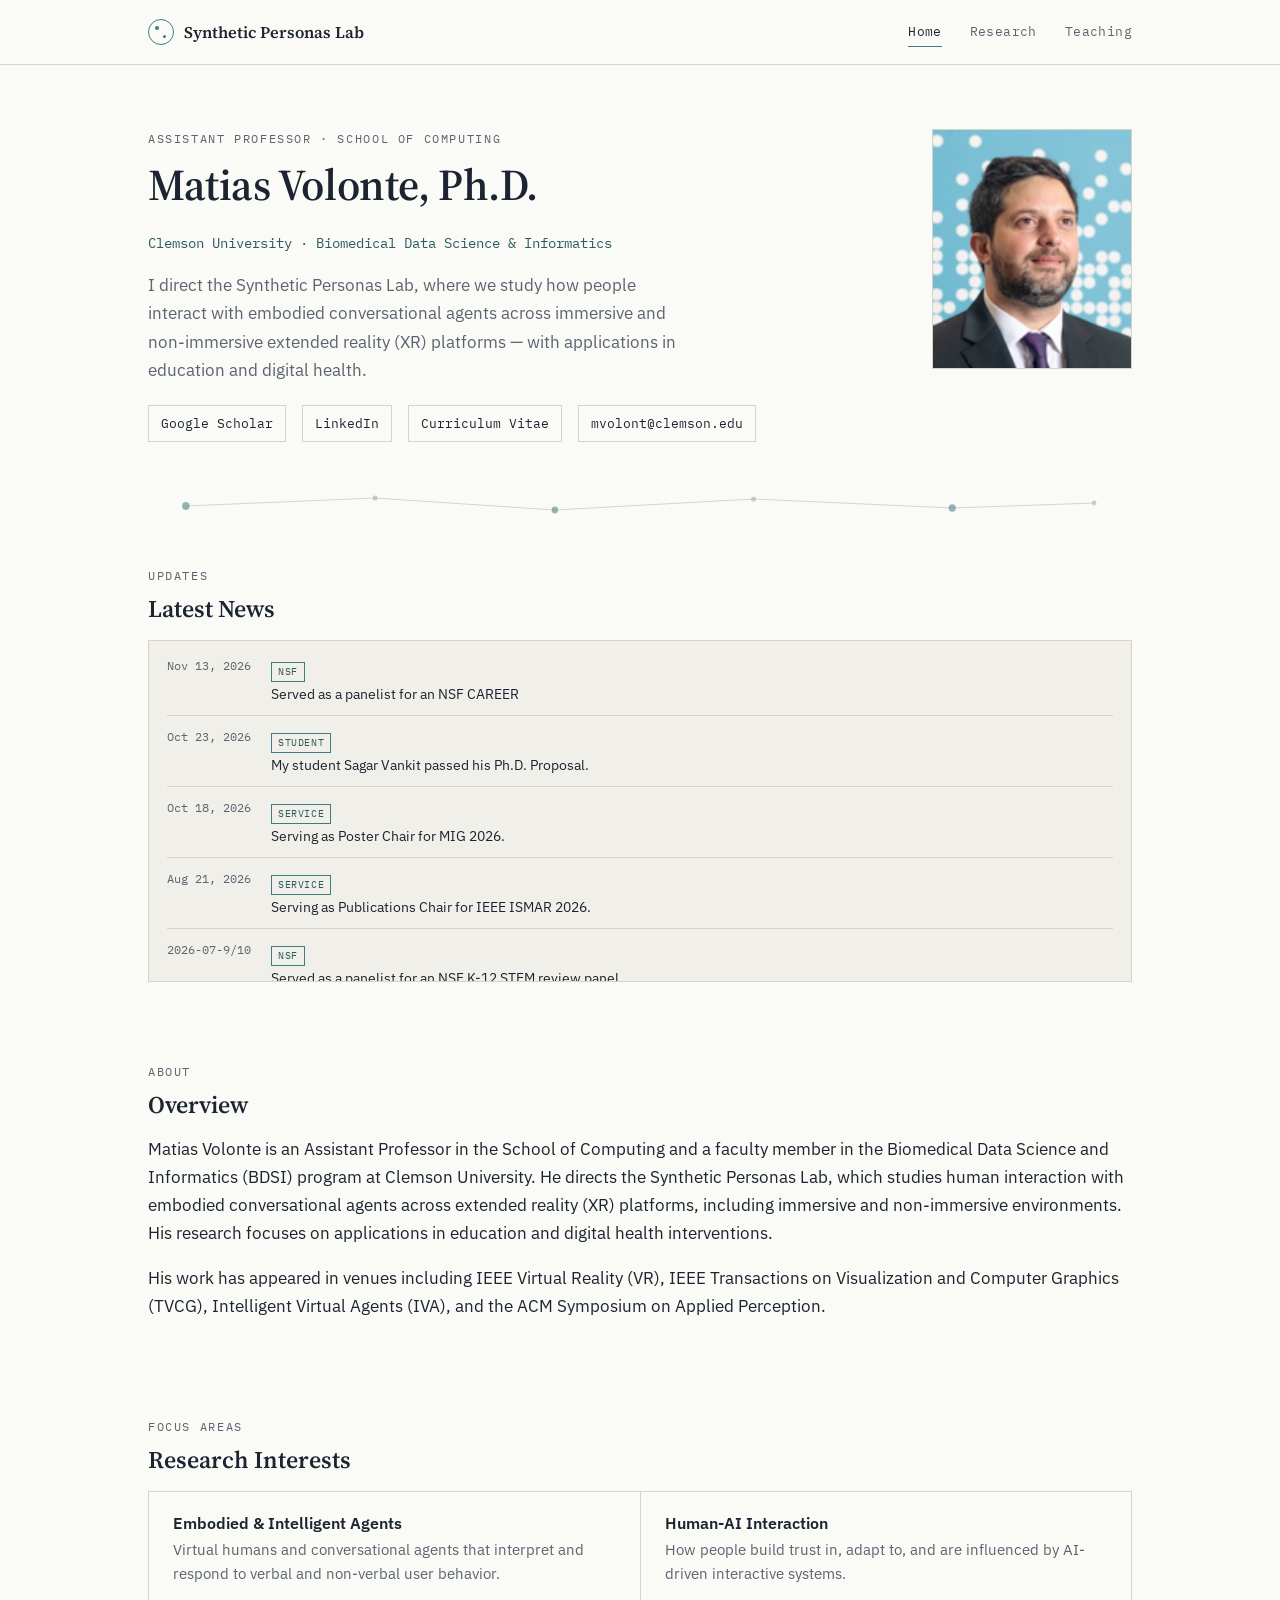
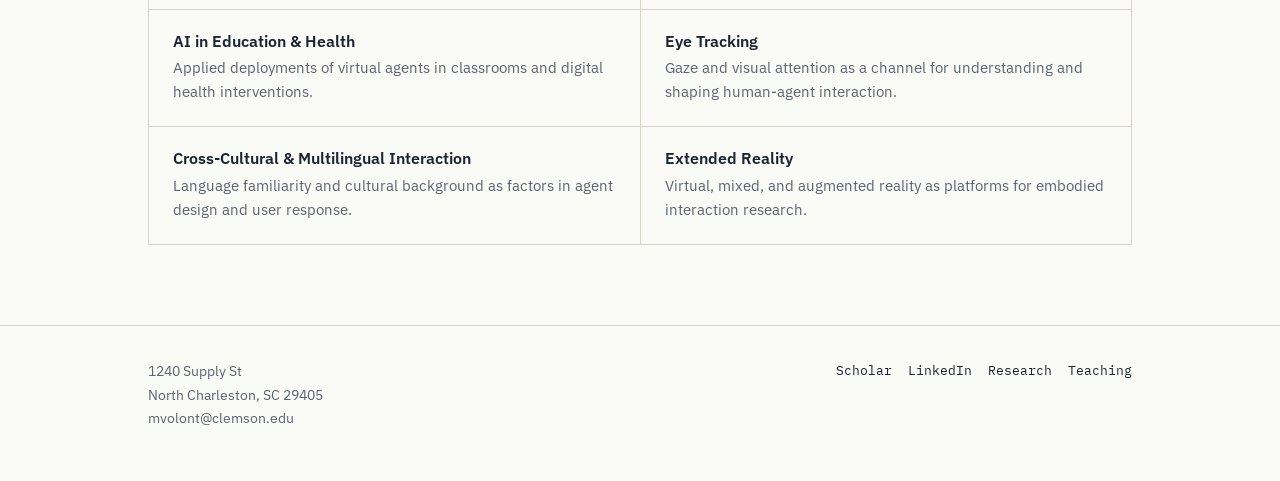
<file: index.html>
<!DOCTYPE html>
<html lang="en">
<head>
<meta charset="UTF-8">
<meta name="viewport" content="width=device-width, initial-scale=1.0">
<title>Matias Volonte, Ph.D. — Synthetic Personas Lab</title>
<meta name="description" content="Matias Volonte is an Assistant Professor in the School of Computing at Clemson University, directing the Synthetic Personas Lab on embodied conversational agents, XR, and human-AI interaction.">
<link rel="preconnect" href="https://fonts.googleapis.com">
<link rel="preconnect" href="https://fonts.gstatic.com" crossorigin>
<link href="https://fonts.googleapis.com/css2?family=Source+Serif+4:opsz,wght@8..60,400;8..60,600;8..60,700&family=IBM+Plex+Sans:wght@400;500;600&family=IBM+Plex+Mono:wght@400;500&display=swap" rel="stylesheet">
<link rel="stylesheet" href="style.css">
</head>
<body>

<header class="site-header">
  <div class="wrap">
    <a class="brand" href="index.html">
      <span class="brand-mark" aria-hidden="true"></span>
      Synthetic Personas Lab
    </a>
    <nav class="primary" aria-label="Primary">
      <a href="index.html" aria-current="page">Home</a>
      <a href="research.html">Research</a>
      <a href="teaching.html">Teaching</a>
    </nav>
  </div>
</header>

<div class="hero">
  <div>
    <p class="eyebrow">Assistant Professor · School of Computing</p>
    <h1>Matias Volonte, Ph.D.</h1>
    <p class="role">Clemson University · Biomedical Data Science &amp; Informatics</p>
    <p class="lede">
      I direct the Synthetic Personas Lab, where we study how people interact with
      embodied conversational agents across immersive and non-immersive extended
      reality (XR) platforms — with applications in education and digital health.
    </p>
    <div class="hero-links">
      <a href="https://scholar.google.com/citations?user=DClx7f0AAAAJ&hl=en">Google Scholar</a>
      <a href="https://www.linkedin.com/in/mvolonte/">LinkedIn</a>
      <a href="https://www.dropbox.com/scl/fi/dhkg45x1ga8rn3utra32q/CV_volonte.pdf?rlkey=v4rtn3nkysf6lq45sg3kpi0p9&st=fxljn5le&dl=0">Curriculum Vitae</a>
      <a href="mailto:mvolont@clemson.edu">mvolont@clemson.edu</a>
    </div>
  </div>
  <img class="hero-photo" src="images/matias-volonte.jpg" alt="Portrait of Matias Volonte" width="200" height="240">
</div>

<div class="scanpath" aria-hidden="true">
  <svg viewBox="0 0 1040 28" preserveAspectRatio="none">
    <polyline class="path" points="40,16 240,8 430,20 640,9 850,18 1000,13"/>
    <circle class="node" cx="40" cy="16" r="4"/>
    <circle class="node small" cx="240" cy="8" r="2.6"/>
    <circle class="node" cx="430" cy="20" r="3.4"/>
    <circle class="node small" cx="640" cy="9" r="2.6"/>
    <circle class="node" cx="850" cy="18" r="3.8"/>
    <circle class="node small" cx="1000" cy="13" r="2.4"/>
  </svg>
</div>

<section>
  <p class="eyebrow">Updates</p>
  <h2>Latest News</h2>
  <div class="news-feed">
    <ul class="news-list news-list-compact" id="news-preview">
      <li style="color: var(--slate); padding: 12px 0;">Loading…</li>
    </ul>
  </div>
</section>

<section>
  <p class="eyebrow">About</p>
  <h2>Overview</h2>
  <p>
    Matias Volonte is an Assistant Professor in the School of Computing and a
    faculty member in the Biomedical Data Science and Informatics (BDSI)
    program at Clemson University. He directs the Synthetic Personas Lab,
    which studies human interaction with embodied conversational agents
    across extended reality (XR) platforms, including immersive and
    non-immersive environments. His research focuses on applications in
    education and digital health interventions.
  </p>
  <p>
    His work has appeared in venues including IEEE Virtual Reality (VR),
    IEEE Transactions on Visualization and Computer Graphics (TVCG),
    Intelligent Virtual Agents (IVA), and the ACM Symposium on Applied
    Perception.
  </p>
</section>

<section>
  <p class="eyebrow">Focus areas</p>
  <h2>Research Interests</h2>
  <div class="grid-cards">
    <div class="card">
      <h3>Embodied &amp; Intelligent Agents</h3>
      <p>Virtual humans and conversational agents that interpret and respond to verbal and non-verbal user behavior.</p>
    </div>
    <div class="card">
      <h3>Human-AI Interaction</h3>
      <p>How people build trust in, adapt to, and are influenced by AI-driven interactive systems.</p>
    </div>
    <div class="card">
      <h3>AI in Education &amp; Health</h3>
      <p>Applied deployments of virtual agents in classrooms and digital health interventions.</p>
    </div>
    <div class="card">
      <h3>Eye Tracking</h3>
      <p>Gaze and visual attention as a channel for understanding and shaping human-agent interaction.</p>
    </div>
    <div class="card">
      <h3>Cross-Cultural &amp; Multilingual Interaction</h3>
      <p>Language familiarity and cultural background as factors in agent design and user response.</p>
    </div>
    <div class="card">
      <h3>Extended Reality</h3>
      <p>Virtual, mixed, and augmented reality as platforms for embodied interaction research.</p>
    </div>
  </div>
</section>

<footer class="site-footer">
  <div class="wrap">
    <address>
      1240 Supply St<br>
      North Charleston, SC 29405<br>
      mvolont@clemson.edu
    </address>
    <div class="foot-links">
      <a href="https://scholar.google.com/citations?user=DClx7f0AAAAJ&hl=en">Scholar</a>
      <a href="https://www.linkedin.com/in/mvolonte/">LinkedIn</a>
      <a href="research.html">Research</a>
      <a href="teaching.html">Teaching</a>
    </div>
  </div>
</footer>

<script src="news.js"></script>
<script>
  loadNews().then(items => {
    renderNewsList(items, document.getElementById('news-preview'));
  });
</script>

</body>
</html>
</file>
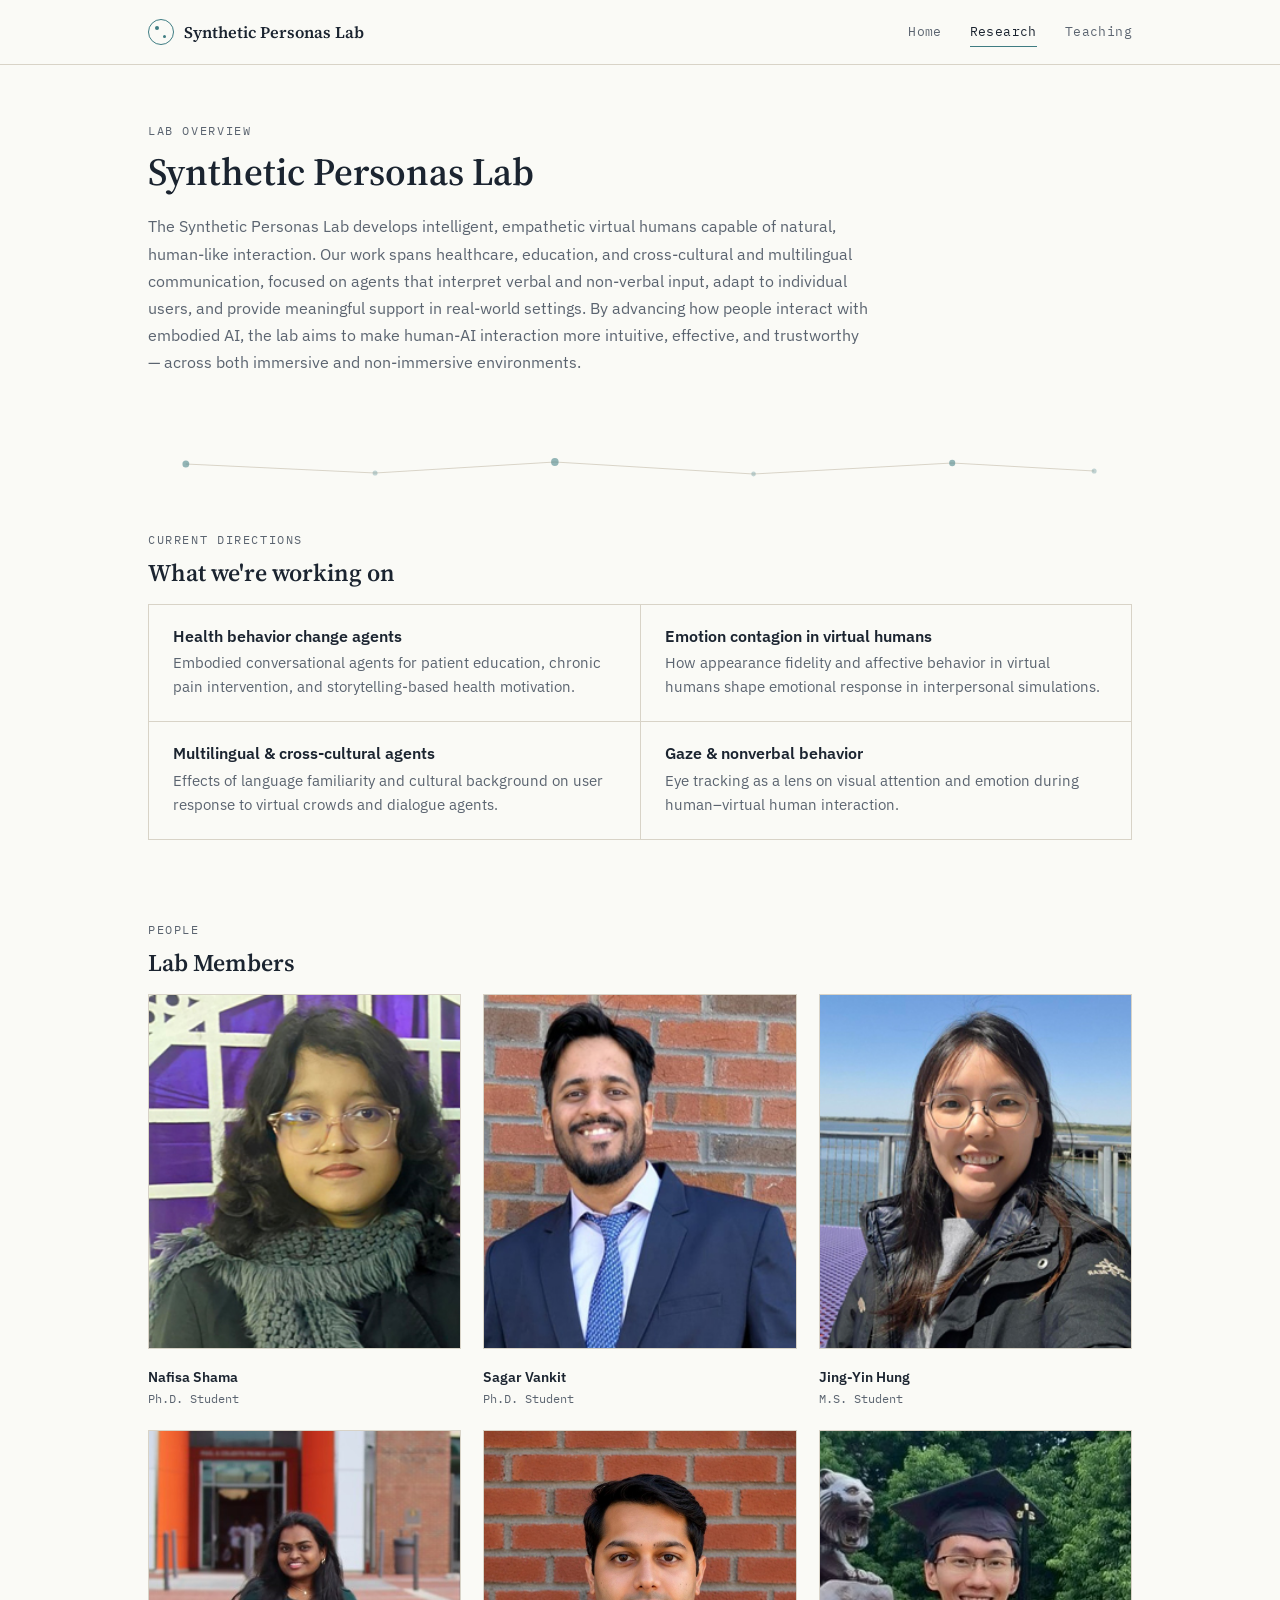
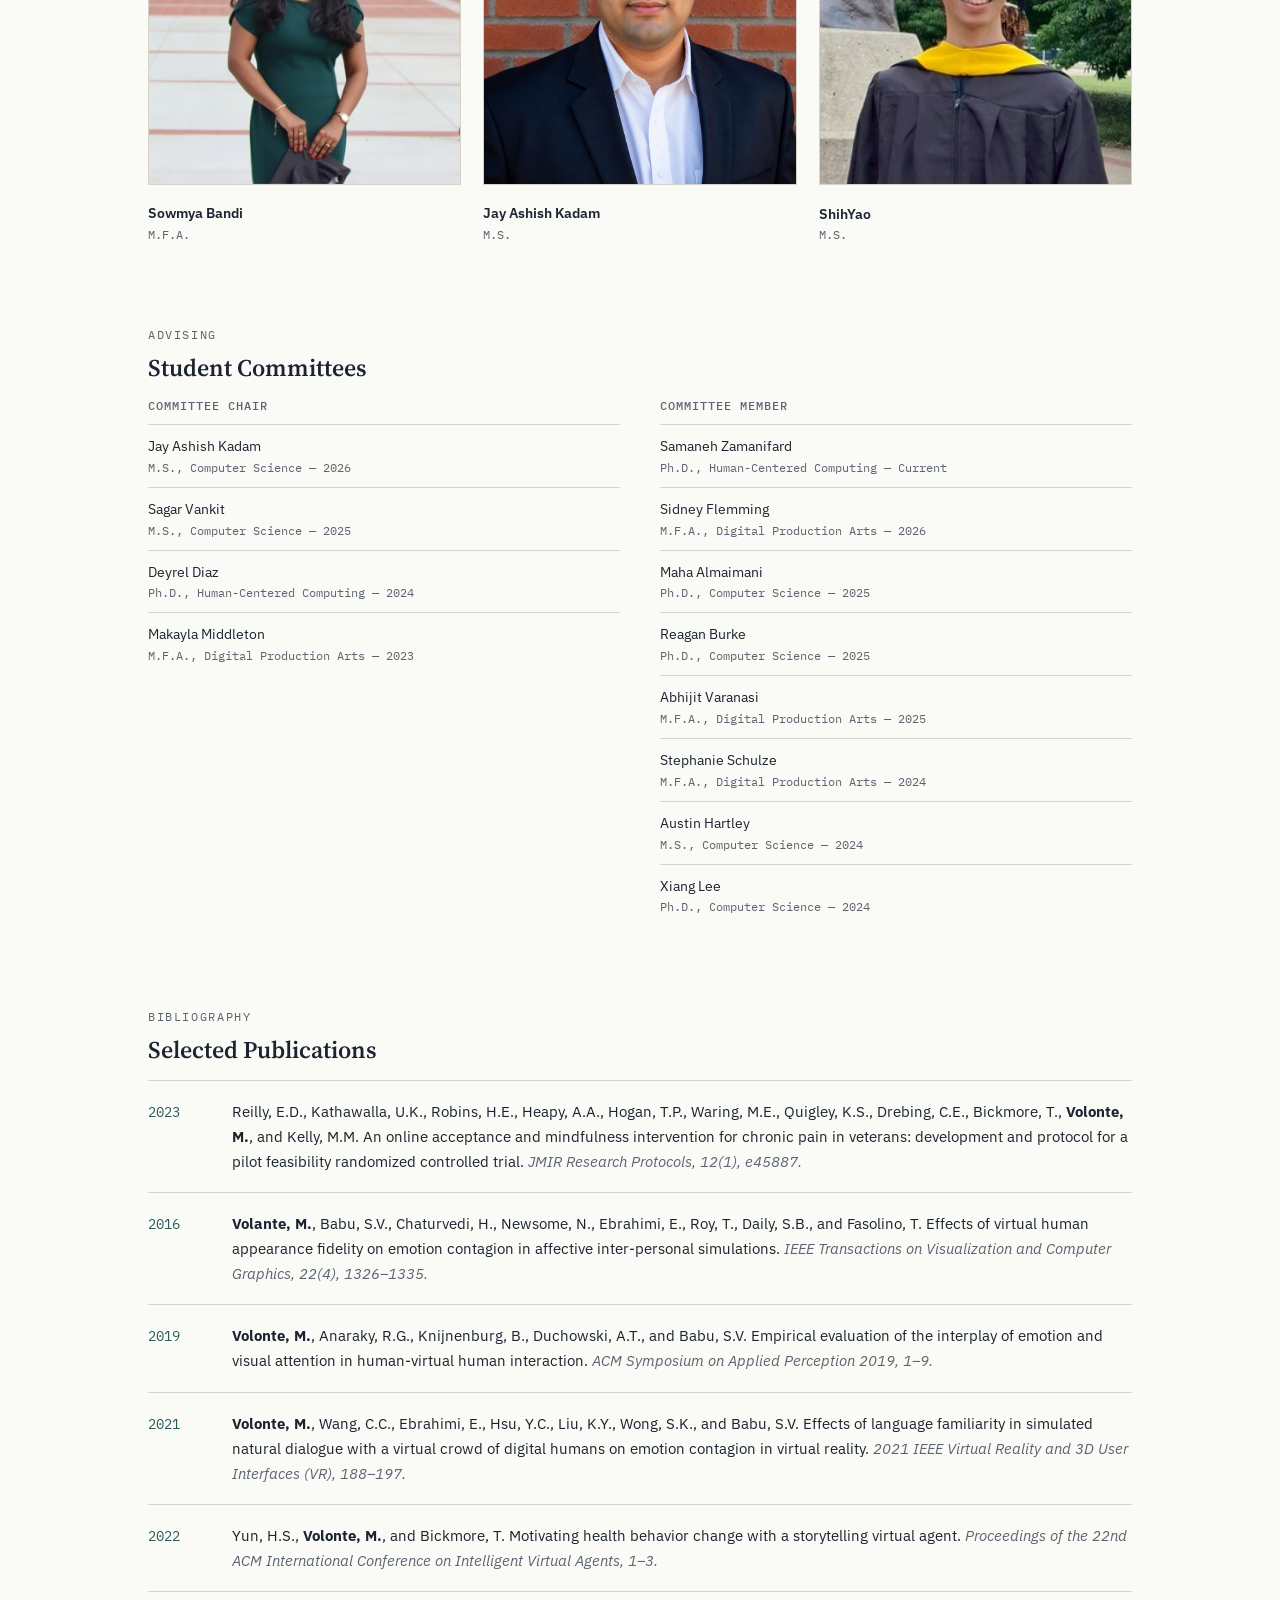
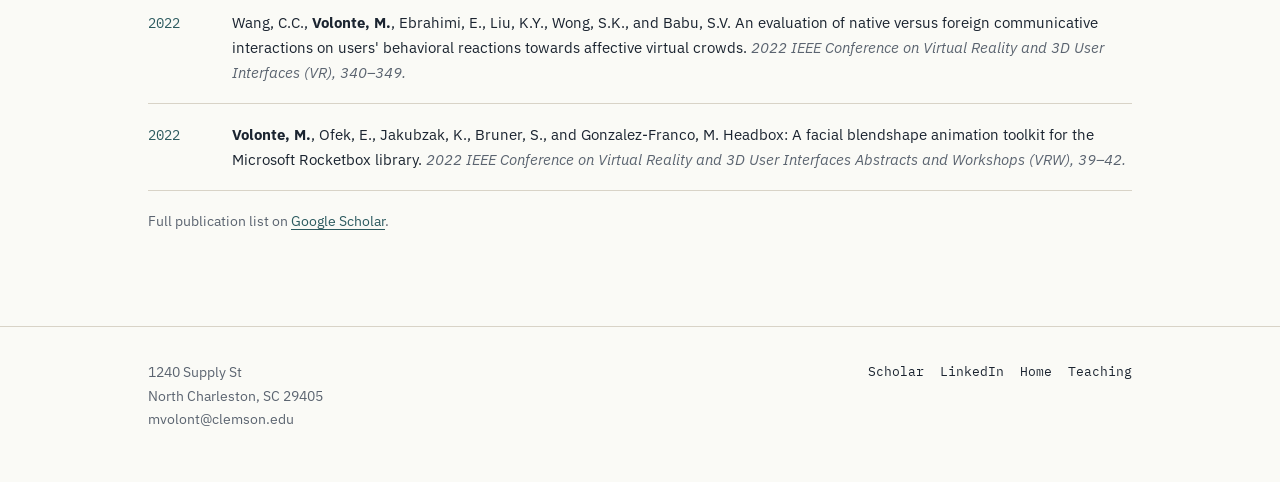
<file: research.html>
<!DOCTYPE html>
<html lang="en">
<head>
<meta charset="UTF-8">
<meta name="viewport" content="width=device-width, initial-scale=1.0">
<title>Research — Synthetic Personas Lab</title>
<meta name="description" content="The Synthetic Personas Lab at Clemson University develops embodied conversational agents for healthcare, education, and cross-cultural interaction.">
<link rel="preconnect" href="https://fonts.googleapis.com">
<link rel="preconnect" href="https://fonts.gstatic.com" crossorigin>
<link href="https://fonts.googleapis.com/css2?family=Source+Serif+4:opsz,wght@8..60,400;8..60,600;8..60,700&family=IBM+Plex+Sans:wght@400;500;600&family=IBM+Plex+Mono:wght@400;500&display=swap" rel="stylesheet">
<link rel="stylesheet" href="style.css">
</head>
<body>

<header class="site-header">
  <div class="wrap">
    <a class="brand" href="index.html">
      <span class="brand-mark" aria-hidden="true"></span>
      Synthetic Personas Lab
    </a>
    <nav class="primary" aria-label="Primary">
      <a href="index.html">Home</a>
      <a href="research.html" aria-current="page">Research</a>
      <a href="teaching.html">Teaching</a>
    </nav>
  </div>
</header>

<section style="padding-top: 56px;">
  <p class="eyebrow">Lab overview</p>
  <h1 style="font-size: clamp(1.9rem, 3.6vw, 2.4rem);">Synthetic Personas Lab</h1>
  <p class="section-lede" style="max-width: 72ch; font-size: 1.03rem;">
    The Synthetic Personas Lab develops intelligent, empathetic virtual humans
    capable of natural, human-like interaction. Our work spans healthcare,
    education, and cross-cultural and multilingual communication, focused on
    agents that interpret verbal and non-verbal input, adapt to individual
    users, and provide meaningful support in real-world settings. By advancing
    how people interact with embodied AI, the lab aims to make human-AI
    interaction more intuitive, effective, and trustworthy — across both
    immersive and non-immersive environments.
  </p>
</section>

<div class="scanpath" aria-hidden="true">
  <svg viewBox="0 0 1040 28" preserveAspectRatio="none">
    <polyline class="path" points="40,10 240,19 430,8 640,20 850,9 1000,17"/>
    <circle class="node" cx="40" cy="10" r="3.6"/>
    <circle class="node small" cx="240" cy="19" r="2.6"/>
    <circle class="node" cx="430" cy="8" r="4"/>
    <circle class="node small" cx="640" cy="20" r="2.4"/>
    <circle class="node" cx="850" cy="9" r="3.2"/>
    <circle class="node small" cx="1000" cy="17" r="2.6"/>
  </svg>
</div>

<section>
  <p class="eyebrow">Current directions</p>
  <h2>What we're working on</h2>
  <div class="grid-cards">
    <div class="card">
      <h3>Health behavior change agents</h3>
      <p>Embodied conversational agents for patient education, chronic pain intervention, and storytelling-based health motivation.</p>
    </div>
    <div class="card">
      <h3>Emotion contagion in virtual humans</h3>
      <p>How appearance fidelity and affective behavior in virtual humans shape emotional response in interpersonal simulations.</p>
    </div>
    <div class="card">
      <h3>Multilingual &amp; cross-cultural agents</h3>
      <p>Effects of language familiarity and cultural background on user response to virtual crowds and dialogue agents.</p>
    </div>
    <div class="card">
      <h3>Gaze &amp; nonverbal behavior</h3>
      <p>Eye tracking as a lens on visual attention and emotion during human–virtual human interaction.</p>
    </div>
  </div>
</section>

<section>
  <p class="eyebrow">People</p>
  <h2>Lab Members</h2>
  <div class="people-grid" style="grid-template-columns: repeat(3, minmax(0, 1fr));">
    <div>
      <img class="person-photo" src="images/nafisa-shama.jpg" alt="Nafisa Shama">
      <div class="person-name">Nafisa Shama</div>
      <div class="person-role">Ph.D. Student</div>
    </div>
    <div>
      <img class="person-photo" src="images/sagar-vankit.jpg" alt="Sagar Vankit">
      <div class="person-name">Sagar Vankit</div>
      <div class="person-role">Ph.D. Student</div>
    </div>
    <div>
      <img class="person-photo" src="images/jing-yin-hung.jpg" alt="Jing-Yin Hung">
      <div class="person-name">Jing-Yin Hung</div>
      <div class="person-role">M.S. Student</div>
    </div>
    <div>
      <img class="person-photo" src="images/sowmya.jpeg" alt="Sowmya Bandi">
      <div class="person-name">Sowmya Bandi</div>
      <div class="person-role">M.F.A.</div>
    </div>
    <div>
      <img class="person-photo" src="images/Jay.jpeg" alt="Jay Ashish Kadam">
      <div class="person-name">Jay Ashish Kadam</div>
      <div class="person-role">M.S.</div>
    </div>
    <div>
      <img class="person-photo" src="images/ShihYao.jpg" alt="ShihYao">
      <div class="person-name">ShihYao</div>
      <div class="person-role">M.S.</div>
    </div>
  </div>
</section>

<section>
  <p class="eyebrow">Advising</p>
  <h2>Student Committees</h2>
  <div class="committee-cols">
    <div>
      <h3>Committee Chair</h3>
      <ul>
        <li>Jay Ashish Kadam <span class="prog">M.S., Computer Science — 2026</span></li>
        <li>Sagar Vankit <span class="prog">M.S., Computer Science — 2025</span></li>
        <li>Deyrel Diaz <span class="prog">Ph.D., Human-Centered Computing — 2024</span></li>
        <li>Makayla Middleton <span class="prog">M.F.A., Digital Production Arts — 2023</span></li>
      </ul>
    </div>
    <div>
      <h3>Committee Member</h3>
      <ul>
        <li>Samaneh Zamanifard <span class="prog">Ph.D., Human-Centered Computing — Current</span></li>
        <li>Sidney Flemming <span class="prog">M.F.A., Digital Production Arts — 2026</span></li>
        <li>Maha Almaimani <span class="prog">Ph.D., Computer Science — 2025</span></li>
        <li>Reagan Burke <span class="prog">Ph.D., Computer Science — 2025</span></li>
        <li>Abhijit Varanasi <span class="prog">M.F.A., Digital Production Arts — 2025</span></li>
        <li>Stephanie Schulze <span class="prog">M.F.A., Digital Production Arts — 2024</span></li>
        <li>Austin Hartley <span class="prog">M.S., Computer Science — 2024</span></li>
        <li>Xiang Lee <span class="prog">Ph.D., Computer Science — 2024</span></li>
      </ul>
    </div>
  </div>
</section>

<section>
  <p class="eyebrow">Bibliography</p>
  <h2>Selected Publications</h2>
  <ul class="pub-list">
    <li class="pub-item">
      <div class="pub-year">2023</div>
      <div class="pub-text">
        Reilly, E.D., Kathawalla, U.K., Robins, H.E., Heapy, A.A., Hogan, T.P., Waring, M.E., Quigley, K.S., Drebing, C.E., Bickmore, T., <strong>Volonte, M.</strong>, and Kelly, M.M.
        An online acceptance and mindfulness intervention for chronic pain in veterans: development and protocol for a pilot feasibility randomized controlled trial.
        <span class="venue">JMIR Research Protocols, 12(1), e45887.</span>
      </div>
    </li>
    <li class="pub-item">
      <div class="pub-year">2016</div>
      <div class="pub-text">
        <strong>Volante, M.</strong>, Babu, S.V., Chaturvedi, H., Newsome, N., Ebrahimi, E., Roy, T., Daily, S.B., and Fasolino, T.
        Effects of virtual human appearance fidelity on emotion contagion in affective inter-personal simulations.
        <span class="venue">IEEE Transactions on Visualization and Computer Graphics, 22(4), 1326–1335.</span>
      </div>
    </li>
    <li class="pub-item">
      <div class="pub-year">2019</div>
      <div class="pub-text">
        <strong>Volonte, M.</strong>, Anaraky, R.G., Knijnenburg, B., Duchowski, A.T., and Babu, S.V.
        Empirical evaluation of the interplay of emotion and visual attention in human-virtual human interaction.
        <span class="venue">ACM Symposium on Applied Perception 2019, 1–9.</span>
      </div>
    </li>
    <li class="pub-item">
      <div class="pub-year">2021</div>
      <div class="pub-text">
        <strong>Volonte, M.</strong>, Wang, C.C., Ebrahimi, E., Hsu, Y.C., Liu, K.Y., Wong, S.K., and Babu, S.V.
        Effects of language familiarity in simulated natural dialogue with a virtual crowd of digital humans on emotion contagion in virtual reality.
        <span class="venue">2021 IEEE Virtual Reality and 3D User Interfaces (VR), 188–197.</span>
      </div>
    </li>
    <li class="pub-item">
      <div class="pub-year">2022</div>
      <div class="pub-text">
        Yun, H.S., <strong>Volonte, M.</strong>, and Bickmore, T.
        Motivating health behavior change with a storytelling virtual agent.
        <span class="venue">Proceedings of the 22nd ACM International Conference on Intelligent Virtual Agents, 1–3.</span>
      </div>
    </li>
    <li class="pub-item">
      <div class="pub-year">2022</div>
      <div class="pub-text">
        Wang, C.C., <strong>Volonte, M.</strong>, Ebrahimi, E., Liu, K.Y., Wong, S.K., and Babu, S.V.
        An evaluation of native versus foreign communicative interactions on users' behavioral reactions towards affective virtual crowds.
        <span class="venue">2022 IEEE Conference on Virtual Reality and 3D User Interfaces (VR), 340–349.</span>
      </div>
    </li>
    <li class="pub-item">
      <div class="pub-year">2022</div>
      <div class="pub-text">
        <strong>Volonte, M.</strong>, Ofek, E., Jakubzak, K., Bruner, S., and Gonzalez-Franco, M.
        Headbox: A facial blendshape animation toolkit for the Microsoft Rocketbox library.
        <span class="venue">2022 IEEE Conference on Virtual Reality and 3D User Interfaces Abstracts and Workshops (VRW), 39–42.</span>
      </div>
    </li>
  </ul>
  <p style="margin-top: 1.4em; font-size: 0.85rem; color: var(--slate);">
    Full publication list on <a href="https://scholar.google.com/citations?user=DClx7f0AAAAJ&hl=en">Google Scholar</a>.
  </p>
</section>

<footer class="site-footer">
  <div class="wrap">
    <address>
      1240 Supply St<br>
      North Charleston, SC 29405<br>
      mvolont@clemson.edu
    </address>
    <div class="foot-links">
      <a href="https://scholar.google.com/citations?user=DClx7f0AAAAJ&hl=en">Scholar</a>
      <a href="https://www.linkedin.com/in/mvolonte/">LinkedIn</a>
      <a href="index.html">Home</a>
      <a href="teaching.html">Teaching</a>
    </div>
  </div>
</footer>

</body>
</html>
</file>
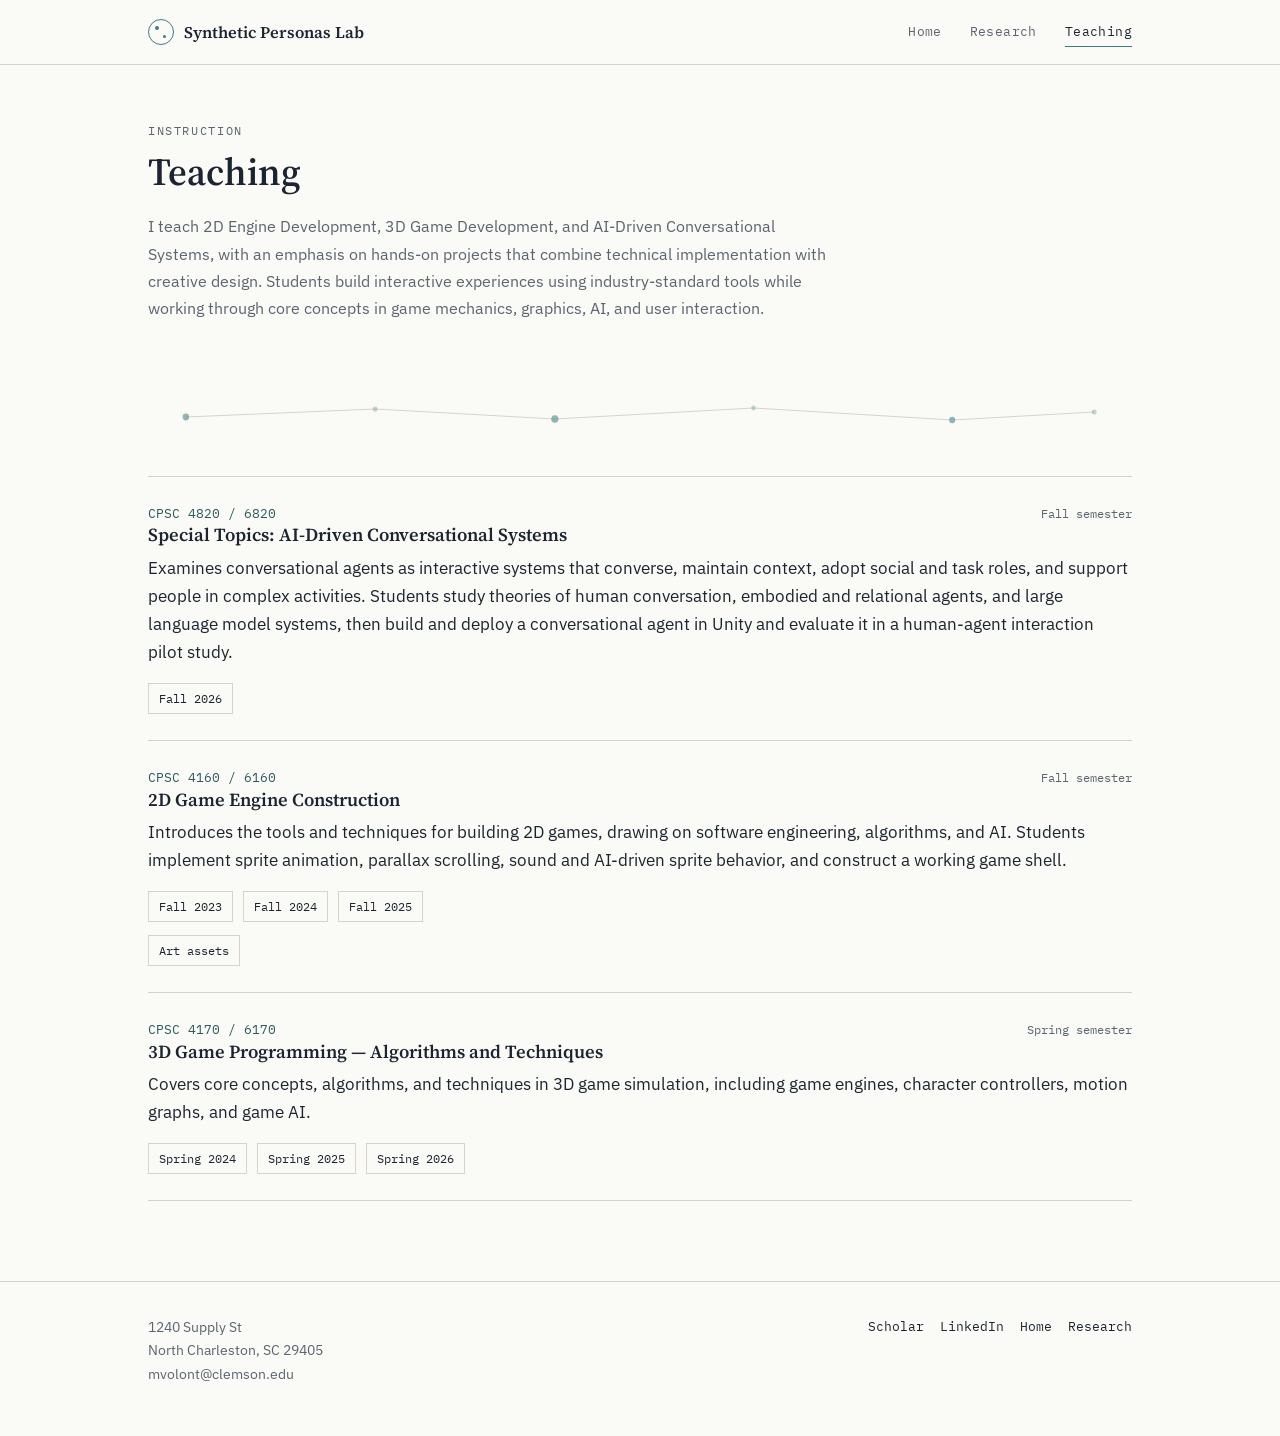
<file: teaching.html>
<!DOCTYPE html>
<html lang="en">
<head>
<meta charset="UTF-8">
<meta name="viewport" content="width=device-width, initial-scale=1.0">
<title>Teaching — Matias Volonte</title>
<meta name="description" content="Courses taught by Matias Volonte at Clemson University: 2D Game Engine Construction, 3D Game Programming, and AI-Driven Conversational Systems.">
<link rel="preconnect" href="https://fonts.googleapis.com">
<link rel="preconnect" href="https://fonts.gstatic.com" crossorigin>
<link href="https://fonts.googleapis.com/css2?family=Source+Serif+4:opsz,wght@8..60,400;8..60,600;8..60,700&family=IBM+Plex+Sans:wght@400;500;600&family=IBM+Plex+Mono:wght@400;500&display=swap" rel="stylesheet">
<link rel="stylesheet" href="style.css">
</head>
<body>

<header class="site-header">
  <div class="wrap">
    <a class="brand" href="index.html">
      <span class="brand-mark" aria-hidden="true"></span>
      Synthetic Personas Lab
    </a>
    <nav class="primary" aria-label="Primary">
      <a href="index.html">Home</a>
      <a href="research.html">Research</a>
      <a href="teaching.html" aria-current="page">Teaching</a>
    </nav>
  </div>
</header>

<section style="padding-top: 56px;">
  <p class="eyebrow">Instruction</p>
  <h1 style="font-size: clamp(1.9rem, 3.6vw, 2.4rem);">Teaching</h1>
  <p class="section-lede" style="max-width: 68ch; font-size: 1.03rem;">
    I teach 2D Engine Development, 3D Game Development, and AI-Driven
    Conversational Systems, with an emphasis
    on hands-on projects that combine technical implementation with creative
    design. Students build interactive experiences using industry-standard
    tools while working through core concepts in game mechanics, graphics,
    AI, and user interaction.
  </p>
</section>

<div class="scanpath" aria-hidden="true">
  <svg viewBox="0 0 1040 28" preserveAspectRatio="none">
    <polyline class="path" points="40,17 240,9 430,19 640,8 850,20 1000,12"/>
    <circle class="node" cx="40" cy="17" r="3.4"/>
    <circle class="node small" cx="240" cy="9" r="2.6"/>
    <circle class="node" cx="430" cy="19" r="3.8"/>
    <circle class="node small" cx="640" cy="8" r="2.4"/>
    <circle class="node" cx="850" cy="20" r="3.2"/>
    <circle class="node small" cx="1000" cy="12" r="2.6"/>
  </svg>
</div>

<section>
  <div class="course">
    <div class="course-head">
      <div>
        <div class="course-code">CPSC 4820 / 6820</div>
        <h3>Special Topics: AI-Driven Conversational Systems</h3>
      </div>
      <div class="course-term">Fall semester</div>
    </div>
    <p>
      Examines conversational agents as interactive systems that converse,
      maintain context, adopt social and task roles, and support people in
      complex activities. Students study theories of human conversation,
      embodied and relational agents, and large language model systems, then
      build and deploy a conversational agent in Unity and evaluate it in a
      human-agent interaction pilot study.
    </p>
    <div class="course-offerings">
      <a href="https://project1-web-three.vercel.app/" target="_blank" rel="noopener noreferrer">Fall 2026</a>
    </div>
  </div>

  <div class="course">
    <div class="course-head">
      <div>
        <div class="course-code">CPSC 4160 / 6160</div>
        <h3>2D Game Engine Construction</h3>
      </div>
      <div class="course-term">Fall semester</div>
    </div>
    <p>
      Introduces the tools and techniques for building 2D games, drawing on
      software engineering, algorithms, and AI. Students implement sprite
      animation, parallax scrolling, sound and AI-driven sprite behavior, and
      construct a working game shell.
    </p>
    <div class="course-offerings">
      <a href="https://sites.google.com/g.clemson.edu/cpsc4160-6160fall2023?usp=sharing">Fall 2023</a>
      <a href="https://sites.google.com/g.clemson.edu/2dgame/home?authuser=1">Fall 2024</a>
      <a href="https://sites.google.com/g.clemson.edu/cpsc-4160-6160-fall-2025/home?read_current=1">Fall 2025</a>
    </div>
    <div class="course-offerings">
      <a href="https://drive.google.com/drive/folders/1jlFKY4D6P07pRl1HtcinH7WhN2F4gd9G?usp=sharing" target="_blank" rel="noopener noreferrer">Art assets</a>
    </div>	
  </div>

  <div class="course">
    <div class="course-head">
      <div>
        <div class="course-code">CPSC 4170 / 6170</div>
        <h3>3D Game Programming — Algorithms and Techniques</h3>
      </div>
      <div class="course-term">Spring semester</div>
    </div>
    <p>
      Covers core concepts, algorithms, and techniques in 3D game
      simulation, including game engines, character controllers, motion
      graphs, and game AI.
    </p>
    <div class="course-offerings">
      <a href="https://sites.google.com/g.clemson.edu/cpsc4170-6170/home?authuser=1">Spring 2024</a>
      <a href="https://sites.google.com/g.clemson.edu/cpsc-4170-6170-spring-2025?usp=sharing">Spring 2025</a>
      <a href="https://sites.google.com/g.clemson.edu/cpsc4170-6170spring2026?usp=sharing">Spring 2026</a>
    </div>
  </div>
</section>

<footer class="site-footer">
  <div class="wrap">
    <address>
      1240 Supply St<br>
      North Charleston, SC 29405<br>
      mvolont@clemson.edu
    </address>
    <div class="foot-links">
      <a href="https://scholar.google.com/citations?user=DClx7f0AAAAJ&hl=en">Scholar</a>
      <a href="https://www.linkedin.com/in/mvolonte/">LinkedIn</a>
      <a href="index.html">Home</a>
      <a href="research.html">Research</a>
    </div>
  </div>
</footer>

</body>
</html>
</file>
<file: style.css>
/* ============================================================
   Synthetic Personas Lab — shared stylesheet
   Design tokens
   ============================================================ */

:root {
  --ink: #1B2430;
  --paper: #FAFAF6;
  --surface: #F1EFE9;
  --surface-line: #E4DFD3;
  --teal: #3E7C82;
  --teal-dark: #2C5A5F;
  --slate: #5B6470;
  --line: #D8D3C7;
  --max-w: 880px;

  --display: 'Source Serif 4', Georgia, serif;
  --body: 'IBM Plex Sans', -apple-system, Helvetica, Arial, sans-serif;
  --mono: 'IBM Plex Mono', 'SFMono-Regular', Consolas, monospace;
}

* { box-sizing: border-box; }

html {
  scroll-behavior: smooth;
}

body {
  margin: 0;
  background: var(--paper);
  color: var(--ink);
  font-family: var(--body);
  font-size: 17px;
  line-height: 1.65;
  -webkit-font-smoothing: antialiased;
}

a {
  color: var(--teal-dark);
  text-decoration-thickness: 1px;
  text-underline-offset: 3px;
}
a:hover { color: var(--ink); }

a:focus-visible,
button:focus-visible {
  outline: 2px solid var(--teal);
  outline-offset: 3px;
}

h1, h2, h3 {
  font-family: var(--display);
  font-weight: 600;
  line-height: 1.15;
  margin: 0 0 0.5em;
  color: var(--ink);
}

p { margin: 0 0 1em; color: var(--ink); }

.eyebrow {
  font-family: var(--mono);
  font-size: 0.72rem;
  letter-spacing: 0.14em;
  text-transform: uppercase;
  color: var(--slate);
}

.wrap {
  max-width: var(--max-w);
  margin: 0 auto;
  padding: 0 28px;
}

/* ---------- Header / nav ---------- */

.site-header {
  position: sticky;
  top: 0;
  z-index: 20;
  background: rgba(250, 250, 246, 0.92);
  backdrop-filter: blur(6px);
  border-bottom: 1px solid var(--line);
}

.site-header .wrap {
  display: flex;
  align-items: center;
  justify-content: space-between;
  height: 64px;
  max-width: 1040px;
}

.brand {
  display: flex;
  align-items: center;
  gap: 10px;
  font-family: var(--display);
  font-weight: 600;
  font-size: 1.02rem;
  color: var(--ink);
  text-decoration: none;
}

.brand-mark {
  width: 26px;
  height: 26px;
  border-radius: 50%;
  border: 1.4px solid var(--teal);
  position: relative;
  flex: none;
}
.brand-mark::before,
.brand-mark::after {
  content: "";
  position: absolute;
  background: var(--teal);
  border-radius: 50%;
}
.brand-mark::before { width: 4px; height: 4px; top: 6px; left: 6px; }
.brand-mark::after  { width: 3px; height: 3px; bottom: 6px; right: 7px; }

nav.primary { display: flex; gap: 28px; }
nav.primary a {
  font-family: var(--mono);
  font-size: 0.82rem;
  letter-spacing: 0.03em;
  color: var(--slate);
  text-decoration: none;
  padding: 4px 0;
  border-bottom: 1px solid transparent;
}
nav.primary a:hover,
nav.primary a[aria-current="page"] {
  color: var(--ink);
  border-bottom-color: var(--teal);
}

/* ---------- Hero ---------- */

.hero {
  max-width: 1040px;
  margin: 0 auto;
  padding: 64px 28px 40px;
  display: grid;
  grid-template-columns: 1fr 200px;
  gap: 48px;
  align-items: start;
}

.hero h1 {
  font-size: clamp(2.1rem, 4vw, 2.75rem);
  letter-spacing: -0.01em;
}

.hero .role {
  font-family: var(--mono);
  font-size: 0.88rem;
  color: var(--teal-dark);
  margin-bottom: 1.1em;
}

.hero .lede {
  font-size: 1.08rem;
  color: var(--slate);
  max-width: 54ch;
}

.hero-photo {
  width: 200px;
  height: 240px;
  object-fit: cover;
  border: 1px solid var(--line);
  background: var(--surface);
}

.hero-links {
  display: flex;
  gap: 16px;
  margin-top: 1.2em;
  flex-wrap: wrap;
}
.hero-links a {
  font-family: var(--mono);
  font-size: 0.8rem;
  color: var(--ink);
  border: 1px solid var(--line);
  padding: 7px 12px;
  text-decoration: none;
}
.hero-links a:hover {
  border-color: var(--teal);
  color: var(--teal-dark);
}

/* ---------- Scanpath divider (signature element) ----------
   A thin gaze-path line with landmark nodes — a nod to the
   eye-tracking / gaze work in the lab. Used between sections
   instead of a plain rule. */

.scanpath {
  max-width: 1040px;
  margin: 8px auto;
  padding: 0 28px;
  height: 28px;
}
.scanpath svg { width: 100%; height: 100%; display: block; }
.scanpath .path { fill: none; stroke: var(--line); stroke-width: 1; }
.scanpath .node { fill: var(--teal); opacity: 0.55; }
.scanpath .node.small { opacity: 0.3; }

/* ---------- Sections ---------- */

section {
  max-width: 1040px;
  margin: 0 auto;
  padding: 40px 28px;
}

section > .eyebrow { margin-bottom: 10px; }

section h2 {
  font-size: 1.5rem;
  margin-bottom: 0.7em;
}

.section-lede {
  color: var(--slate);
  max-width: 68ch;
  margin-bottom: 1.8em;
}

/* ---------- Research interest / directions grid ---------- */

.grid-cards {
  display: grid;
  grid-template-columns: repeat(2, 1fr);
  gap: 1px;
  background: var(--line);
  border: 1px solid var(--line);
}

.card {
  background: var(--paper);
  padding: 22px 24px;
}

.card h3 {
  font-family: var(--body);
  font-weight: 600;
  font-size: 0.98rem;
  margin-bottom: 0.4em;
  color: var(--ink);
}

.card p {
  font-size: 0.92rem;
  color: var(--slate);
  margin: 0;
}

/* ---------- Publications ---------- */

.pub-list { list-style: none; margin: 0; padding: 0; }

.pub-item {
  display: grid;
  grid-template-columns: 64px 1fr;
  gap: 20px;
  padding: 18px 0;
  border-top: 1px solid var(--line);
}
.pub-item:last-child { border-bottom: 1px solid var(--line); }

.pub-year {
  font-family: var(--mono);
  font-size: 0.85rem;
  color: var(--teal-dark);
  padding-top: 2px;
}

.pub-text { font-size: 0.95rem; color: var(--ink); }
.pub-text .venue { color: var(--slate); font-style: italic; }
.pub-text .authors-note { color: var(--slate); font-size: 0.85rem; }

/* ---------- People / team ---------- */

.people-grid {
  display: grid;
  grid-template-columns: repeat(auto-fill, minmax(150px, 1fr));
  gap: 22px;
}

.person-photo {
  width: 100%;
  aspect-ratio: 3 / 3.4;
  object-fit: cover;
  background: var(--surface);
  border: 1px solid var(--line);
  margin-bottom: 8px;
}

.person-name { font-size: 0.9rem; font-weight: 600; }
.person-role { font-family: var(--mono); font-size: 0.75rem; color: var(--slate); }

/* ---------- Committees ---------- */

.committee-cols {
  display: grid;
  grid-template-columns: 1fr 1fr;
  gap: 40px;
}
.committee-cols h3 {
  font-family: var(--mono);
  font-size: 0.78rem;
  letter-spacing: 0.08em;
  text-transform: uppercase;
  color: var(--slate);
  font-weight: 500;
  margin-bottom: 0.9em;
}
.committee-cols ul { list-style: none; margin: 0; padding: 0; }
.committee-cols li {
  font-size: 0.9rem;
  padding: 9px 0;
  border-top: 1px solid var(--line);
}
.committee-cols li .prog {
  display: block;
  font-family: var(--mono);
  font-size: 0.76rem;
  color: var(--slate);
}

/* ---------- Courses (teaching page) ---------- */

.course {
  padding: 26px 0;
  border-top: 1px solid var(--line);
}
.course:last-child { border-bottom: 1px solid var(--line); }

.course-head {
  display: flex;
  align-items: baseline;
  justify-content: space-between;
  flex-wrap: wrap;
  gap: 8px 20px;
  margin-bottom: 0.5em;
}

.course-code {
  font-family: var(--mono);
  font-size: 0.82rem;
  color: var(--teal-dark);
}

.course h3 { font-size: 1.15rem; margin: 0; }

.course-term {
  font-family: var(--mono);
  font-size: 0.78rem;
  color: var(--slate);
}

.course-offerings {
  margin-top: 0.8em;
  display: flex;
  gap: 10px;
  flex-wrap: wrap;
}
.course-offerings a {
  font-family: var(--mono);
  font-size: 0.78rem;
  border: 1px solid var(--line);
  padding: 4px 10px;
  text-decoration: none;
  color: var(--ink);
}
.course-offerings a:hover { border-color: var(--teal); color: var(--teal-dark); }

/* ---------- News ---------- */

.news-feed {
  border: 1px solid var(--line);
  background: var(--surface);
}

.news-list { list-style: none; margin: 0; padding: 0; }

.news-item {
  display: grid;
  grid-template-columns: 120px 1fr;
  gap: 20px;
  padding: 18px 0;
  border-top: 1px solid var(--line);
}
.news-item:last-child { border-bottom: 1px solid var(--line); }

.news-date {
  font-family: var(--mono);
  font-size: 0.8rem;
  color: var(--slate);
  padding-top: 3px;
}

.news-tag {
  display: inline-block;
  font-family: var(--mono);
  font-size: 0.68rem;
  letter-spacing: 0.06em;
  text-transform: uppercase;
  color: var(--teal-dark);
  border: 1px solid var(--teal);
  padding: 2px 7px;
  margin-bottom: 6px;
}

.news-body p { margin: 0; font-size: 0.95rem; }

.news-preview-link {
  display: inline-block;
  margin-top: 1.2em;
  font-family: var(--mono);
  font-size: 0.82rem;
}

/* Compact, scrollable variant used in the homepage feed */
.news-list-compact {
  max-height: 340px;
  overflow-y: auto;
  padding: 4px 18px;
}

.news-list-compact .news-item {
  grid-template-columns: 90px 1fr;
  gap: 14px;
  padding: 10px 0;
}
.news-list-compact .news-item:first-child { border-top: none; }
.news-list-compact .news-item:last-child { border-bottom: none; }

.news-list-compact .news-date {
  font-size: 0.72rem;
  padding-top: 1px;
}

.news-list-compact .news-tag {
  font-size: 0.62rem;
  padding: 1px 6px;
  margin-bottom: 3px;
}

.news-list-compact .news-body p {
  font-size: 0.85rem;
  line-height: 1.45;
}

.news-list-compact::-webkit-scrollbar { width: 8px; }
.news-list-compact::-webkit-scrollbar-track { background: transparent; }
.news-list-compact::-webkit-scrollbar-thumb {
  background: var(--line);
  border-radius: 4px;
}
.news-list-compact::-webkit-scrollbar-thumb:hover { background: var(--slate); }

@media (max-width: 720px) {
  .news-item { grid-template-columns: 1fr; gap: 4px; }
  .news-list-compact .news-item { grid-template-columns: 1fr; gap: 2px; }
}

/* ---------- Footer ---------- */

footer.site-footer {
  border-top: 1px solid var(--line);
  margin-top: 40px;
}
footer.site-footer .wrap {
  max-width: 1040px;
  padding: 34px 28px 50px;
  display: flex;
  justify-content: space-between;
  flex-wrap: wrap;
  gap: 18px;
}
footer.site-footer address {
  font-style: normal;
  font-size: 0.86rem;
  color: var(--slate);
  line-height: 1.7;
}
footer.site-footer .foot-links {
  display: flex;
  gap: 16px;
  font-family: var(--mono);
  font-size: 0.8rem;
}
footer.site-footer .foot-links a { color: var(--ink); text-decoration: none; }
footer.site-footer .foot-links a:hover { color: var(--teal-dark); }

/* ---------- Responsive ---------- */

@media (max-width: 720px) {
  .hero { grid-template-columns: 1fr; }
  .hero-photo { width: 140px; height: 168px; }
  .grid-cards { grid-template-columns: 1fr; }
  .committee-cols { grid-template-columns: 1fr; gap: 8px; }
  .pub-item { grid-template-columns: 1fr; gap: 4px; }
  nav.primary { gap: 16px; }
}

@media (prefers-reduced-motion: reduce) {
  html { scroll-behavior: auto; }
}
</file>
